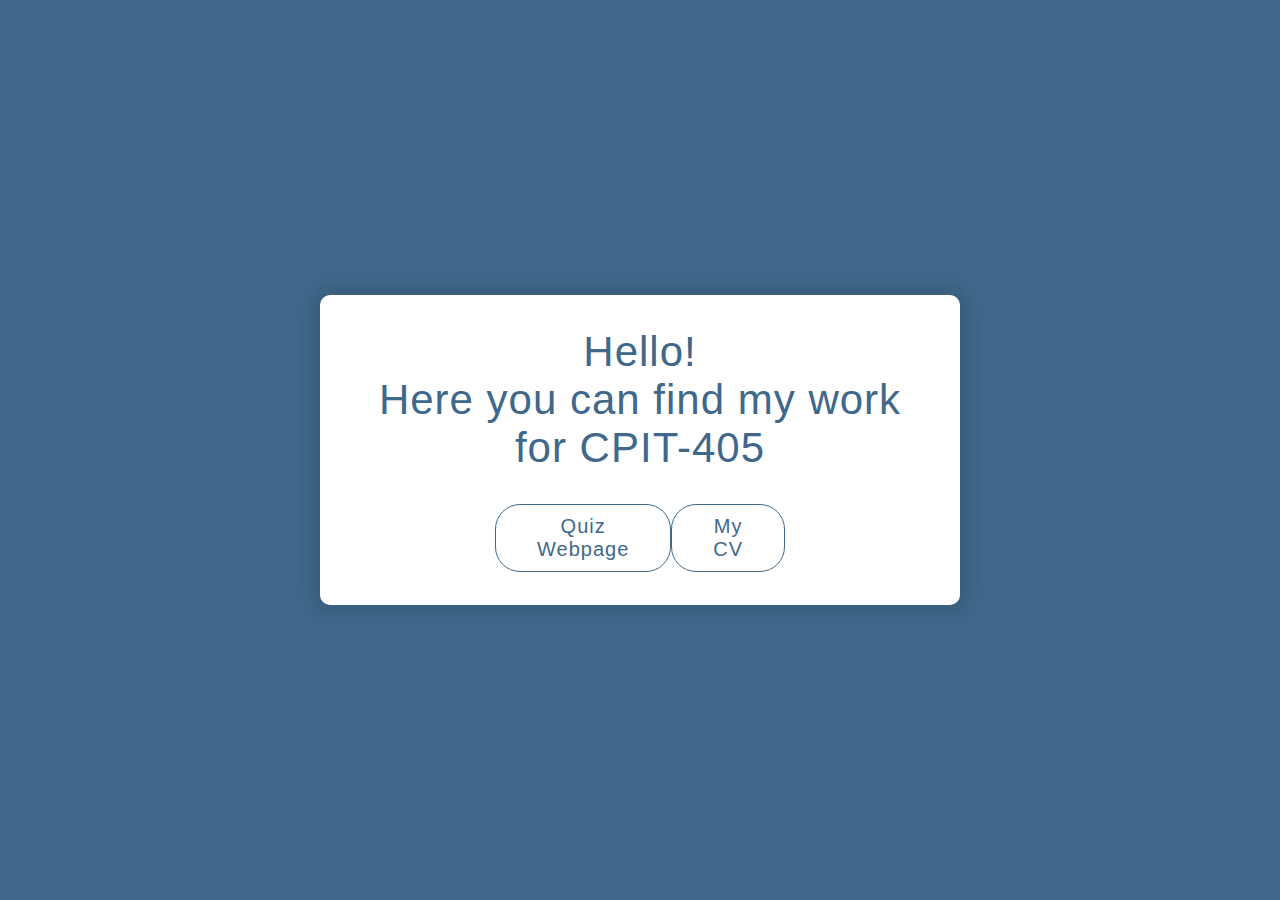
<file: index.html>
<!DOCTYPE html>
<html lang="en">
<head>
    <title>Home Page</title>
    <link rel="stylesheet" href="style.css">
</head>
<body>
    <section class="body-section">

        <div class="title">
            Hello! <br> Here you can find my work for CPIT-405
        </div>
        <div class="buttons">
            <a href="myQuiz/index.html" class="quiz">Quiz Webpage</a>
            <a href="myCv/index.html" class="cv">My CV</a>
        </div>
    </section>
</body>
</html>
</file>
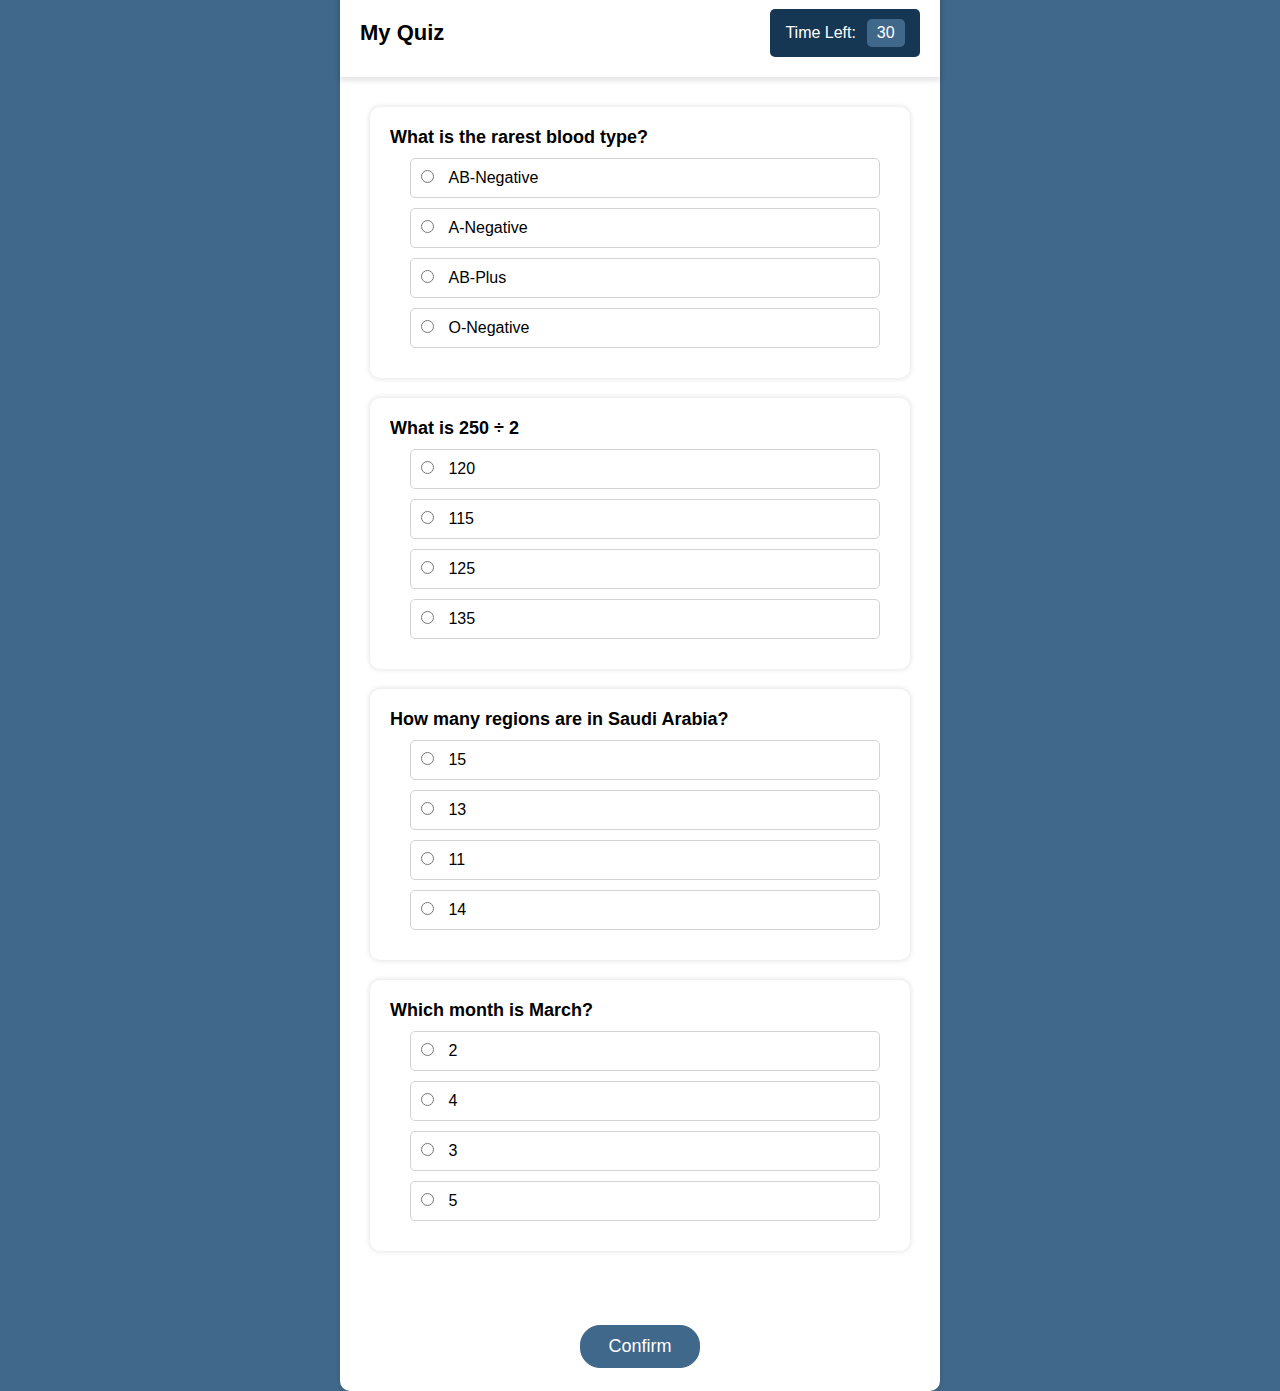
<file: myQuiz/index.html>
<!DOCTYPE html>
<html lang="en">
  <head>
    <link rel="stylesheet" href="style.css" />
    
  </head>
  <body>
    <section class="questions">
      <!-- header of the Quiz -->
      <header>
        <div class="title">My Quiz</div>

        <div class="timer">
          <div class="timer-text">Time Left:</div>
          <div class="timer-sec"> <span id="seconds">30</span> </div>
        </div>
      </header>

      <!-- question 1 -->
      <div class="question-box">
        <div class="q-text">
          <span>What is the rarest blood type?</span>
        </div>

        <div class="options-list">
          <label>
            <div class="option" id="answer1">
              <input type="radio" name="q-1" id="correct1" />
              <span class="option-text">AB-Negative</span>
            </div>
          </label>

          <label>
            <div class="option" id="wrong1">
              <input type="radio" name="q-1" />
              <span class="option-text">A-Negative</span>
            </div>
          </label>

          <label>
            <div class="option" id="wrong2">
              <input type="radio" name="q-1" />
              <span class="option-text">AB-Plus</span>
            </div>
          </label>

          <label>
            <div class="option" id="wrong3">
              <input type="radio" name="q-1" />
              <span class="option-text">O-Negative</span>
            </div>
          </label>
        </div>
      </div>

      <!-- question 2 -->
      <div class="question-box">
        <div class="q-text">
          <span>What is 250 ÷ 2</span>
        </div>
        <div class="options-list">
          <label>
            <div class="option" id="wrong4">
              <input type="radio" name="q-2" />
              <span class="option-text">120</span>
            </div>
          </label>

          <label>
            <div class="option" id="wrong5">
              <input type="radio" name="q-2" />
              <span class="option-text">115</span>
            </div>
          </label>

          <label>
            <div class="option"  id="answer2">
              <input type="radio" name="q-2" id="correct2" />
              <span class="option-text">125</span>
            </div>
          </label>

          <label>
            <div class="option" id="wrong6">
              <input type="radio" name="q-2" />
              <span class="option-text">135</span>
            </div>
          </label>
        </div>
      </div>

      <!-- question 3 -->
      <div class="question-box">
        <div class="q-text">
          <span>How many regions are in Saudi Arabia?</span>
        </div>
        <div class="options-list">
          <label>
            <div class="option" id="wrong7">
              <input type="radio" name="q-3" />
              <span class="option-text">15</span>
            </div>
          </label>

          <label>
            <div class="option"  id="answer3">
              <input type="radio" name="q-3" id="correct3" />
              <span class="option-text">13</span>
            </div>
          </label>

          <label>
            <div class="option" id="wrong8">
              <input type="radio" name="q-3" />
              <span class="option-text">11</span>
            </div>
          </label>

          <label>
            <div class="option" id="wrong9">
              <input type="radio" name="q-3" />
              <span class="option-text">14</span>
            </div>
          </label>
        </div>
      </div>

      <!-- question 4 -->
      <div class="question-box">
        <div class="q-text">
          <span>Which month is March?</span>
        </div>
        <div class="options-list">
          <label>
            <div class="option" id="wrong10">
              <input type="radio" name="q-4" />
              <span class="option-text">2</span>
            </div>
          </label>

          <label>
            <div class="option" id="wrong11">
              <input type="radio" name="q-4" />
              <span class="option-text">4</span>
            </div>
          </label>

          <label>
            <div class="option"  id="answer4">
              <input type="radio" name="q-4" id="correct4" />
              <span class="option-text">3</span>
            </div>
          </label>

          <label>
            <div class="option" id="wrong12">
              <input type="radio" name="q-4" />
              <span class="option-text">5</span>
            </div>
          </label>
        </div>
      </div>

      <footer>
          <div class="score">
              <span id="score-text"></span>
            </div>
        <div class="buttons">
            <!-- <button class="reset">Reset</button> -->
            <button class="confirm" id="confirmBtn">Confirm</button>

          </div>
      </footer>
    </section>


    <section class="timeout">
      <div class="timeout-title">
        <span class="timout-text">Sorry, Time Has Finished!</span>
      </div>
      <a class="timeout-button" href="../index.html">Exit</a>
    </section>

    <script src="script.js"></script>
  </body>
</html>
</file>
<file: style.css>
* {
    font-family:'Gill Sans', 'Gill Sans MT', Calibri, 'Trebuchet MS', sans-serif;
    letter-spacing: 1px;
}
body {
    display: block;
    margin: 0;
    padding: 0;
    background-color: #40688b;
    color: #40688b;
}

.body-section {
    height: 250px;
    padding: 30px;
    background-color: #fff;
    position: absolute;
    top: 50%;
    left: 50%;
    transform: translate(-50%, -50%);
    display: flex;
    flex-direction: column;
    align-items: center;
    justify-content: space-around;
    border-radius: 10px;
  box-shadow: 0px 0px 15px 10px rgb(0, 0, 0, 0.1);
}

.title {
    text-align: center;
    font-size: 42px;
}

.buttons {
    margin-top: 25px;
    width: 50%;
    display: flex;
    align-items: center;
    justify-content: space-around;
}
a {
    font-size: 20px;
    text-decoration: none;
    text-align: center;
    color: #40688b;
    border: 1px solid #40688b;
    border-radius: 25px;
    padding: 10px 30px;
    transition: all 0.3s ease;
}

a:hover {
    background-color: #40688b;
    color: #fff;
    border: 1px solid #40688b;
}
</file>
<file: myQuiz/style.css>
* {
  margin: 0;
  padding: 0;
  box-sizing: border-box;
  font-family: sans-serif;
}

body {
  background-color: #40688b;
}

.timeout,
.questions {
  position: absolute;
  top: 70%;
  left: 50%;
  transform: translate(-50%, -50%);
}

.timeout {
  display: flex;
  flex-direction: column;
  align-items: center;
  justify-content: space-around;
  width: 540px;
  height: 250px;
  margin: 60px auto;
  background-color: #fff;
  border-radius: 10px;
  box-shadow: 0px 0px 5px 1px rgb(0, 0, 0, 0.1);
  opacity: 0;
  pointer-events: none;
} 

.timout-text {
  font-size: 28px;
  font-weight: bold;
}

.timeout a {
  font-size: 18px;
  text-decoration: none;
  text-align: center;
  color: #40688b;
  background-color: #fff;
  width: 100px;
  padding: 10px;
  border-radius: 20px;
  border: 1px solid #40688b;
  transition: all 0.3s ease;
}

.timeout a:hover {
  background-color: #40688b;
  color: #fff;
  border: 1px solid #40688b;
}

.questions {
  /* position: absolute; */
  /* top: 10%;
  left: 50%; */
  /* transform: translate(10%, 0%); */
  /* display: none; */
  margin: 60px auto 60px auto;
  width: 600px;
  border-radius: 10px;
  background-color: white;
  box-shadow: 0px 0px 5px 1px rgb(0, 0, 0, 0.1);
}

.questions header {
  width: 100%;
  display: flex;
  align-items: center;
  justify-content: space-between;
  padding: 20px;
  border-radius: 10px 10px 0 0;
  box-shadow: 0px 3px 5px 1px rgb(0, 0, 0, 0.1);
  margin-bottom: 30px;
}

.title {
  font-size: 22px;
  font-weight: bold;
}

.timer {
  width: 150px;
  display: flex;
  align-items: center;
  justify-content: space-around;
  padding: 10px;
  background-color: #163753;
  border-radius: 5px;
  color: #fff;
  user-select: none;
}

.timer .timer-sec {
  padding: 5px 10px;
  background-color: #40688b;
  border-radius: 5px;
}

.question-box {
  /* background-color: lightskyblue; */
  padding: 20px;
  width: 540px;
  margin: 20px auto;
  border-radius: 10px;
  box-shadow: 0px 0px 5px 1px rgb(0, 0, 0, 0.1);
}

.q-text {
  margin-bottom: 10px;
}

.q-text span {
  font-size: 18px;
  font-weight: bold;
}

.options-list {
  margin-left: 10px;
}

.option {
  padding: 10px;
  margin: 10px;
  border: 1px solid lightgray;
  border-radius: 5px;
  cursor: pointer;
  transition: all 0.3s ease;
}

.option span {
  margin-left: 10px;
}

.option:hover {
  background-color: rgb(221, 221, 221);
}



footer {
    /* display: flex; */
    align-items: center;
    justify-content: center;
}

.score {
    height: 50px;
    display: flex;
    align-items: center;
    justify-content: center;
    opacity: 0;
}

#score-text {
  font-size: 20px;
  font-weight: bold;
}

.activeScore {
    opacity: 1;
}


.buttons {
  display: flex;
  align-items: center;
  justify-content: center;
  height: 70px;
  padding-bottom: 20px;
}

.buttons button {
  font-size: 18px;
  padding: 10px;
  width: 120px;
  margin: 0 10px;
  border-radius: 20px;
  border: 1px solid #40688b;
  cursor: pointer;
  transition: all 0.3s ease;
}

/* .buttons .reset {
    color: #40688b;
}

.buttons .reset:hover {
    color: #fff;
    background-color: #40688b;
} */

.buttons .confirm {
  color: #fff;
  background-color: #40688b;
}

.hideBtn {
    display: none;
}

.hideSection {
  opacity: 0.3;
  z-index: 1;
  pointer-events: none;
}

.showSection {
  opacity: 1;
  z-index: 5;
  pointer-events: all;
}

.buttons .confirm:hover {
  color: #fff;
  border: 1px solid #163753;
  background-color: #163753;
}

.disabledSection {
    pointer-events: none;
}

.rightAnswer {
    background-color: springgreen;
}

.wrongAnswer {
    background-color: rgb(192, 134, 146);
}
</file>
